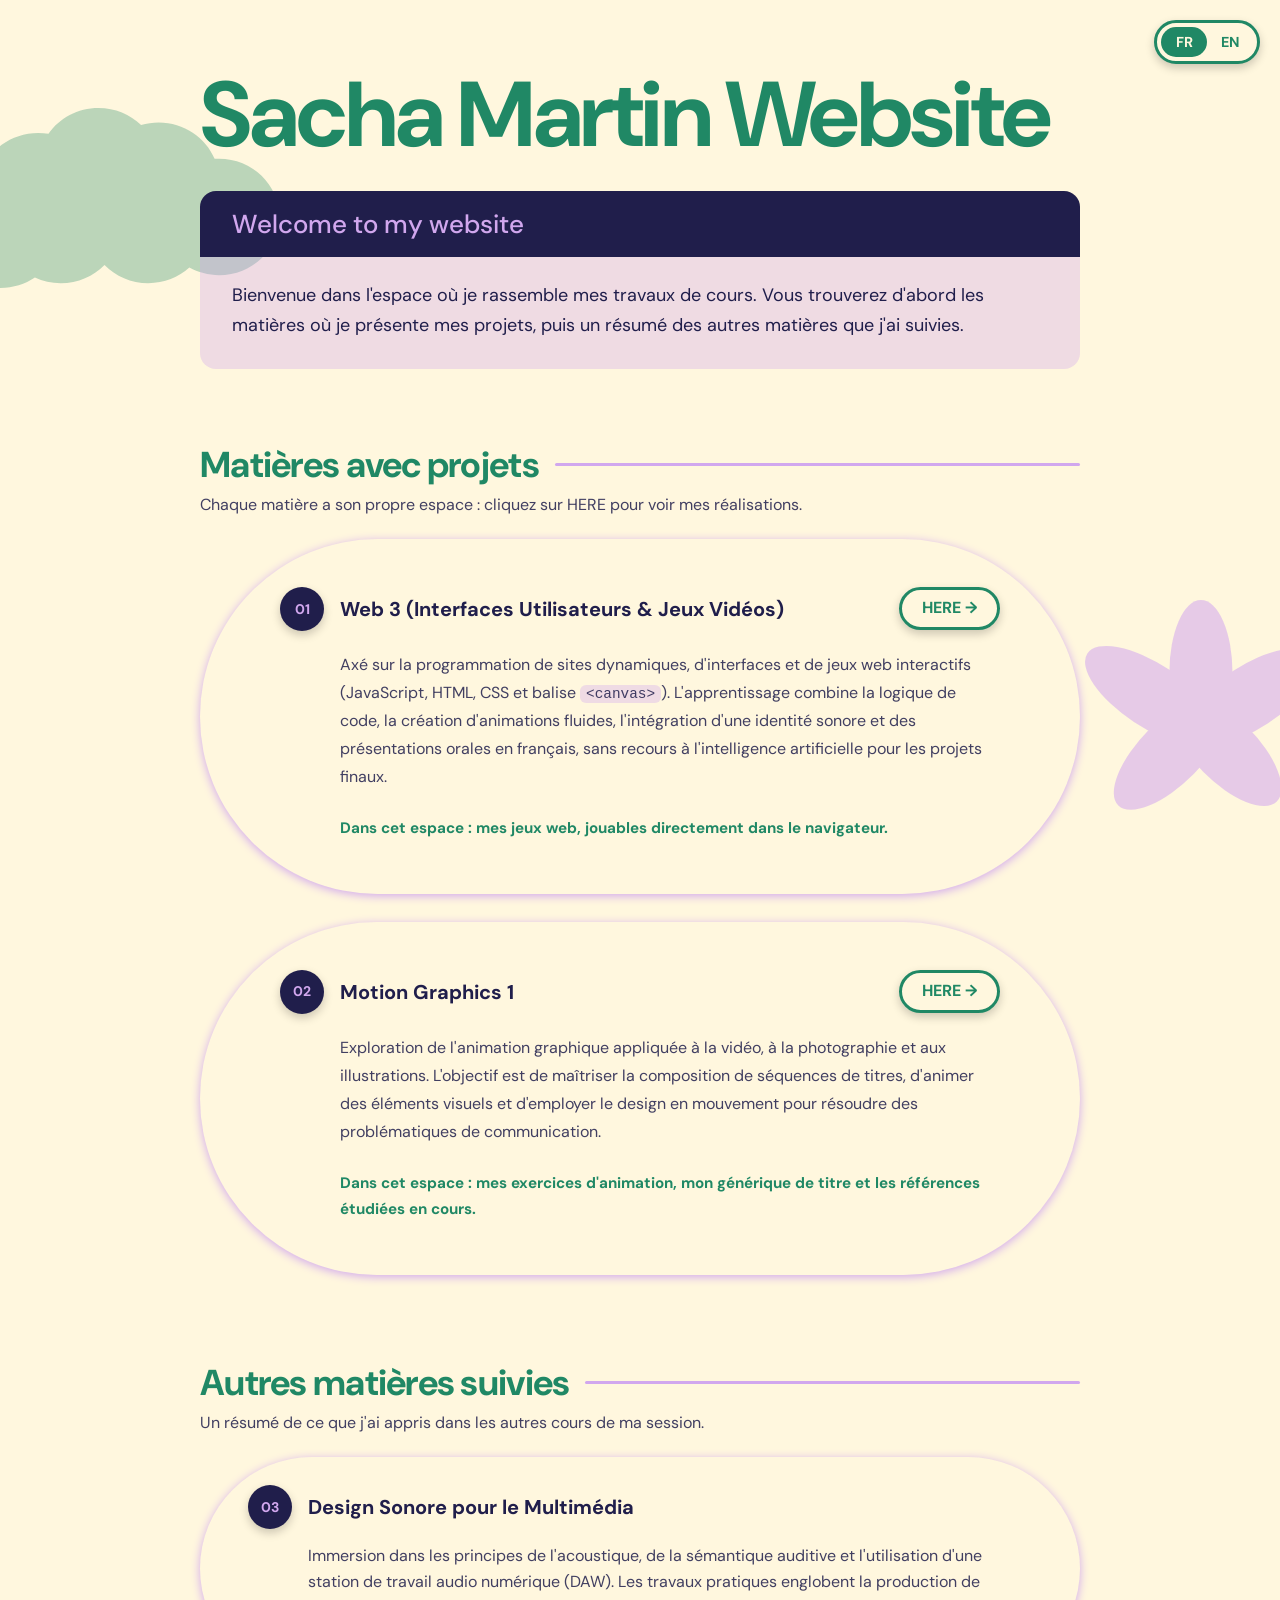
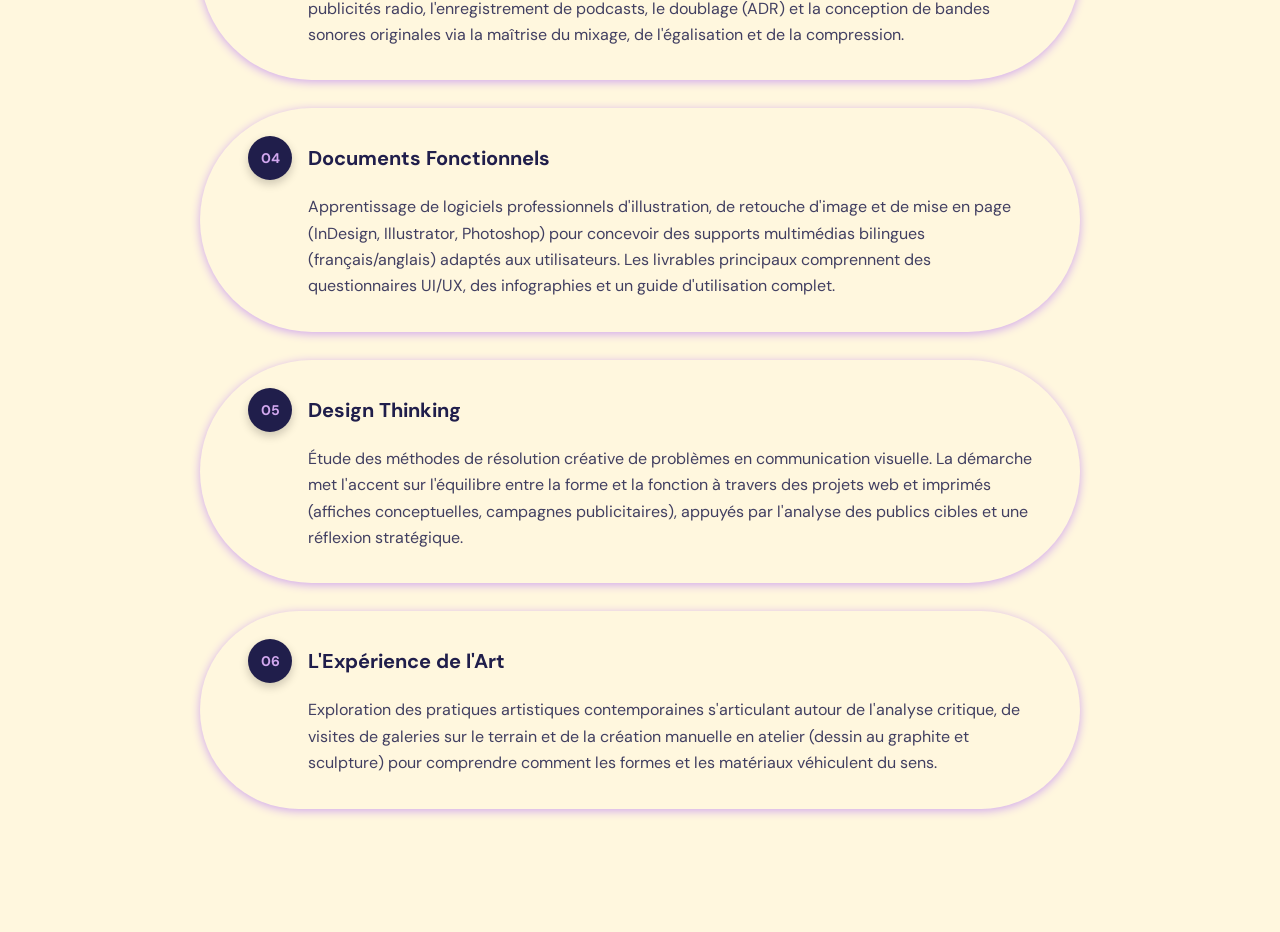
<file: public_html/index.html>
<!DOCTYPE html>
<html lang="fr">

<head>
    <meta charset="UTF-8">
    <meta name="viewport" content="width=device-width, initial-scale=1.0">
    <title>Sacha Martin</title>
    <link rel="stylesheet" href="style.css?v=22">
</head>

<body>
    <h1>Sacha Martin Website</h1>
    <h2>Welcome to my website</h2>
    <p class="intro" lang="fr">Bienvenue dans l'espace où je rassemble mes travaux de cours. Vous trouverez d'abord les matières où je présente mes projets, puis un résumé des autres matières que j'ai suivies.</p>
    <p class="intro" lang="en">Welcome to the space where I gather my coursework. First you'll find the courses where I present my projects, then a summary of the other courses I took.</p>

    <h3 class="section"><span lang="fr">Matières avec projets</span><span lang="en">Courses with projects</span></h3>
    <p class="section-note" lang="fr">Chaque matière a son propre espace : cliquez sur HERE pour voir mes réalisations.</p>
    <p class="section-note" lang="en">Each course has its own space: click HERE to see my work.</p>

    <div class="project">
        <p><span lang="fr">Web 3 (Interfaces Utilisateurs &amp; Jeux Vidéos)</span><span lang="en">Web 3 (User Interfaces &amp; Video Games)</span><a href="web3exercise.html">HERE</a></p>
        <p class="desc" lang="fr">Axé sur la programmation de sites dynamiques, d'interfaces et de jeux web interactifs (JavaScript, HTML, CSS et balise <code>&lt;canvas&gt;</code>). L'apprentissage combine la logique de code, la création d'animations fluides, l'intégration d'une identité sonore et des présentations orales en français, sans recours à l'intelligence artificielle pour les projets finaux.</p>
        <p class="desc" lang="en">Focused on programming dynamic websites, interfaces and interactive web games (JavaScript, HTML, CSS and the <code>&lt;canvas&gt;</code> element). The learning combines code logic, creating smooth animations, integrating a sound identity and oral presentations in French, with no use of artificial intelligence for the final projects.</p>
        <p class="desc space" lang="fr">Dans cet espace : mes jeux web, jouables directement dans le navigateur.</p>
        <p class="desc space" lang="en">In this space: my web games, playable right in the browser.</p>
    </div>

    <div class="project">
        <p>Motion Graphics 1<a href="mg.html">HERE</a></p>
        <p class="desc" lang="fr">Exploration de l'animation graphique appliquée à la vidéo, à la photographie et aux illustrations. L'objectif est de maîtriser la composition de séquences de titres, d'animer des éléments visuels et d'employer le design en mouvement pour résoudre des problématiques de communication.</p>
        <p class="desc" lang="en">Exploring graphic animation applied to video, photography and illustration. The goal is to master the composition of title sequences, animate visual elements and use motion design to solve communication problems.</p>
        <p class="desc space" lang="fr">Dans cet espace : mes exercices d'animation, mon générique de titre et les références étudiées en cours.</p>
        <p class="desc space" lang="en">In this space: my animation exercises, my title sequence and the references studied in class.</p>
    </div>

    <h3 class="section"><span lang="fr">Autres matières suivies</span><span lang="en">Other courses taken</span></h3>
    <p class="section-note" lang="fr">Un résumé de ce que j'ai appris dans les autres cours de ma session.</p>
    <p class="section-note" lang="en">A summary of what I learned in the other courses of my semester.</p>

    <div class="info">
        <p><span lang="fr">Design Sonore pour le Multimédia</span><span lang="en">Sound Design for Multimedia</span></p>
        <p class="desc" lang="fr">Immersion dans les principes de l'acoustique, de la sémantique auditive et l'utilisation d'une station de travail audio numérique (DAW). Les travaux pratiques englobent la production de publicités radio, l'enregistrement de podcasts, le doublage (ADR) et la conception de bandes sonores originales via la maîtrise du mixage, de l'égalisation et de la compression.</p>
        <p class="desc" lang="en">An immersion in the principles of acoustics, auditory semantics and the use of a digital audio workstation (DAW). The hands-on work includes producing radio ads, recording podcasts, dubbing (ADR) and designing original soundtracks through mastering mixing, equalization and compression.</p>
    </div>

    <div class="info">
        <p><span lang="fr">Documents Fonctionnels</span><span lang="en">Functional Documents</span></p>
        <p class="desc" lang="fr">Apprentissage de logiciels professionnels d'illustration, de retouche d'image et de mise en page (InDesign, Illustrator, Photoshop) pour concevoir des supports multimédias bilingues (français/anglais) adaptés aux utilisateurs. Les livrables principaux comprennent des questionnaires UI/UX, des infographies et un guide d'utilisation complet.</p>
        <p class="desc" lang="en">Learning professional illustration, photo editing and layout software (InDesign, Illustrator, Photoshop) to design bilingual (French/English) multimedia materials tailored to users. The main deliverables include UI/UX questionnaires, infographics and a complete user guide.</p>
    </div>

    <div class="info">
        <p>Design Thinking</p>
        <p class="desc" lang="fr">Étude des méthodes de résolution créative de problèmes en communication visuelle. La démarche met l'accent sur l'équilibre entre la forme et la fonction à travers des projets web et imprimés (affiches conceptuelles, campagnes publicitaires), appuyés par l'analyse des publics cibles et une réflexion stratégique.</p>
        <p class="desc" lang="en">A study of creative problem-solving methods in visual communication. The approach emphasizes the balance between form and function through web and print projects (concept posters, advertising campaigns), backed by target audience analysis and strategic thinking.</p>
    </div>

    <div class="info">
        <p><span lang="fr">L'Expérience de l'Art</span><span lang="en">The Art Experience</span></p>
        <p class="desc" lang="fr">Exploration des pratiques artistiques contemporaines s'articulant autour de l'analyse critique, de visites de galeries sur le terrain et de la création manuelle en atelier (dessin au graphite et sculpture) pour comprendre comment les formes et les matériaux véhiculent du sens.</p>
        <p class="desc" lang="en">An exploration of contemporary art practices built around critical analysis, gallery field trips and hands-on studio work (graphite drawing and sculpture) to understand how forms and materials convey meaning.</p>
    </div>

    <script src="lang.js"></script>
    <script src="reveal.js" defer></script>
</body>

</html>
</file>
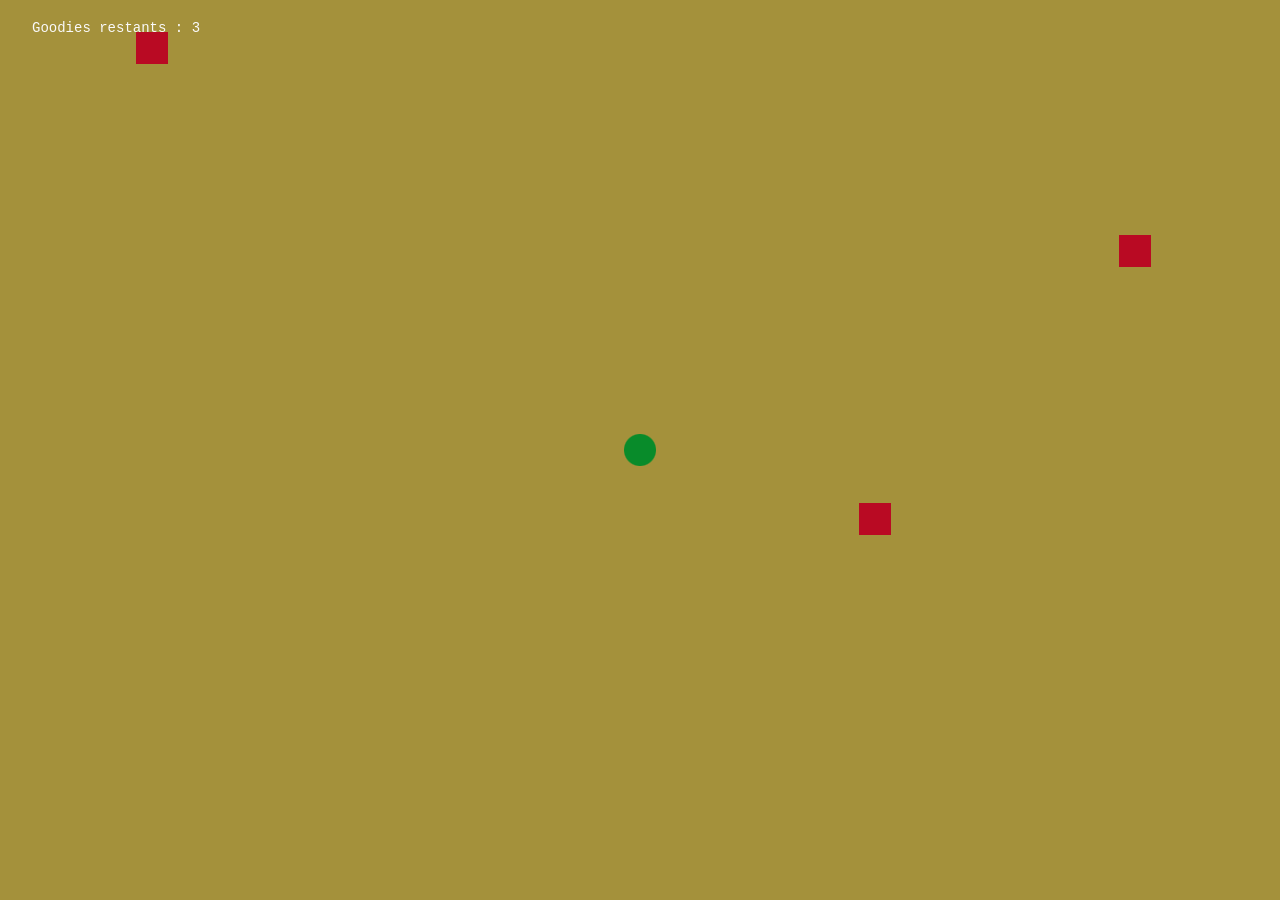
<file: public_html/web/game2/index.html>
<!DOCTYPE html>
<html lang="en">
	<head>
		<meta charset="utf-8">
		<meta name="viewport" content="width=device-width, initial-scale=1">
		<title>Petit Jeu Canvas</title>
		<link rel="stylesheet" href="css/style.css">
	</head>
	<body>
		<nav><!--Les flèches touch pour mobile-->
			<p id="uArrow" class="arrow"></p>
			<p id="dArrow" class="arrow"></p>
			<p id="lArrow" class="arrow"></p>
			<p id="rArrow" class="arrow"></p>
		</nav>
		<section id="gameBox">
		<script src="js/game.js"></script>
		</section>
	</body>
</html>
</file>
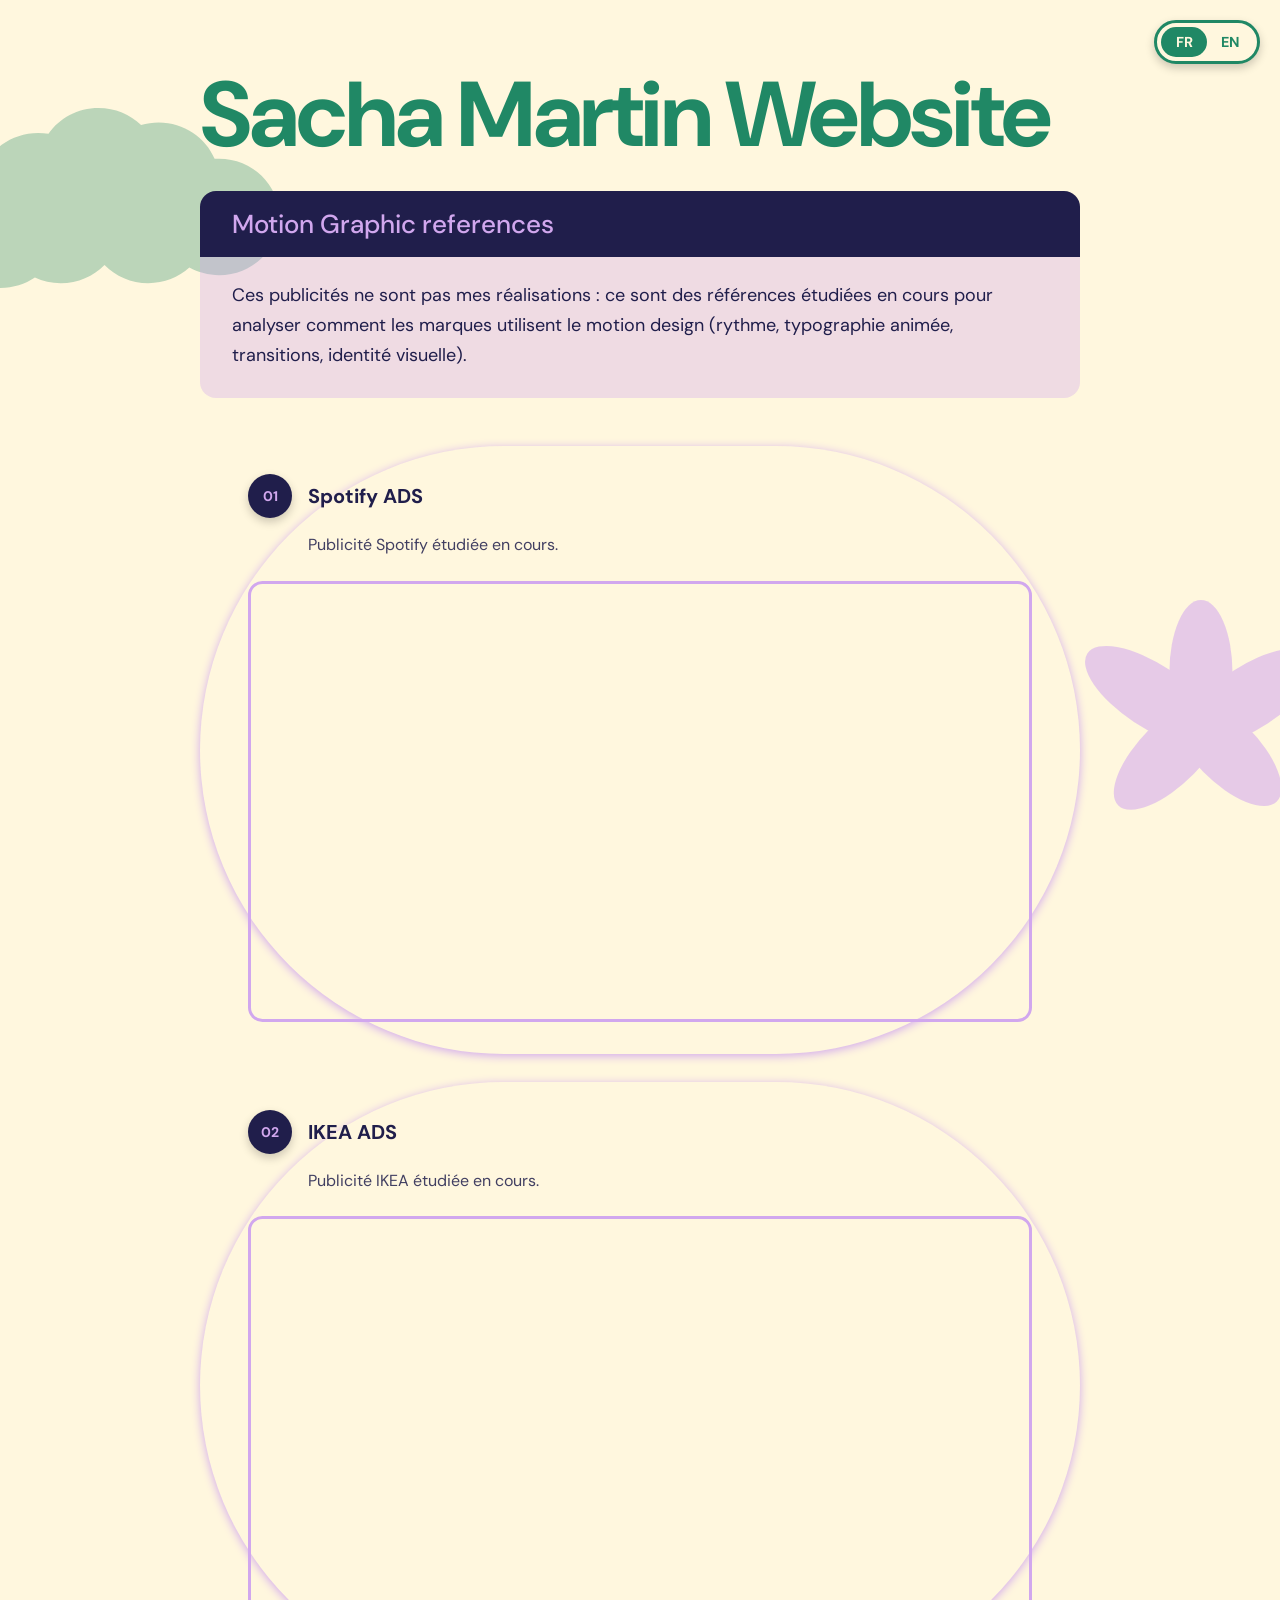
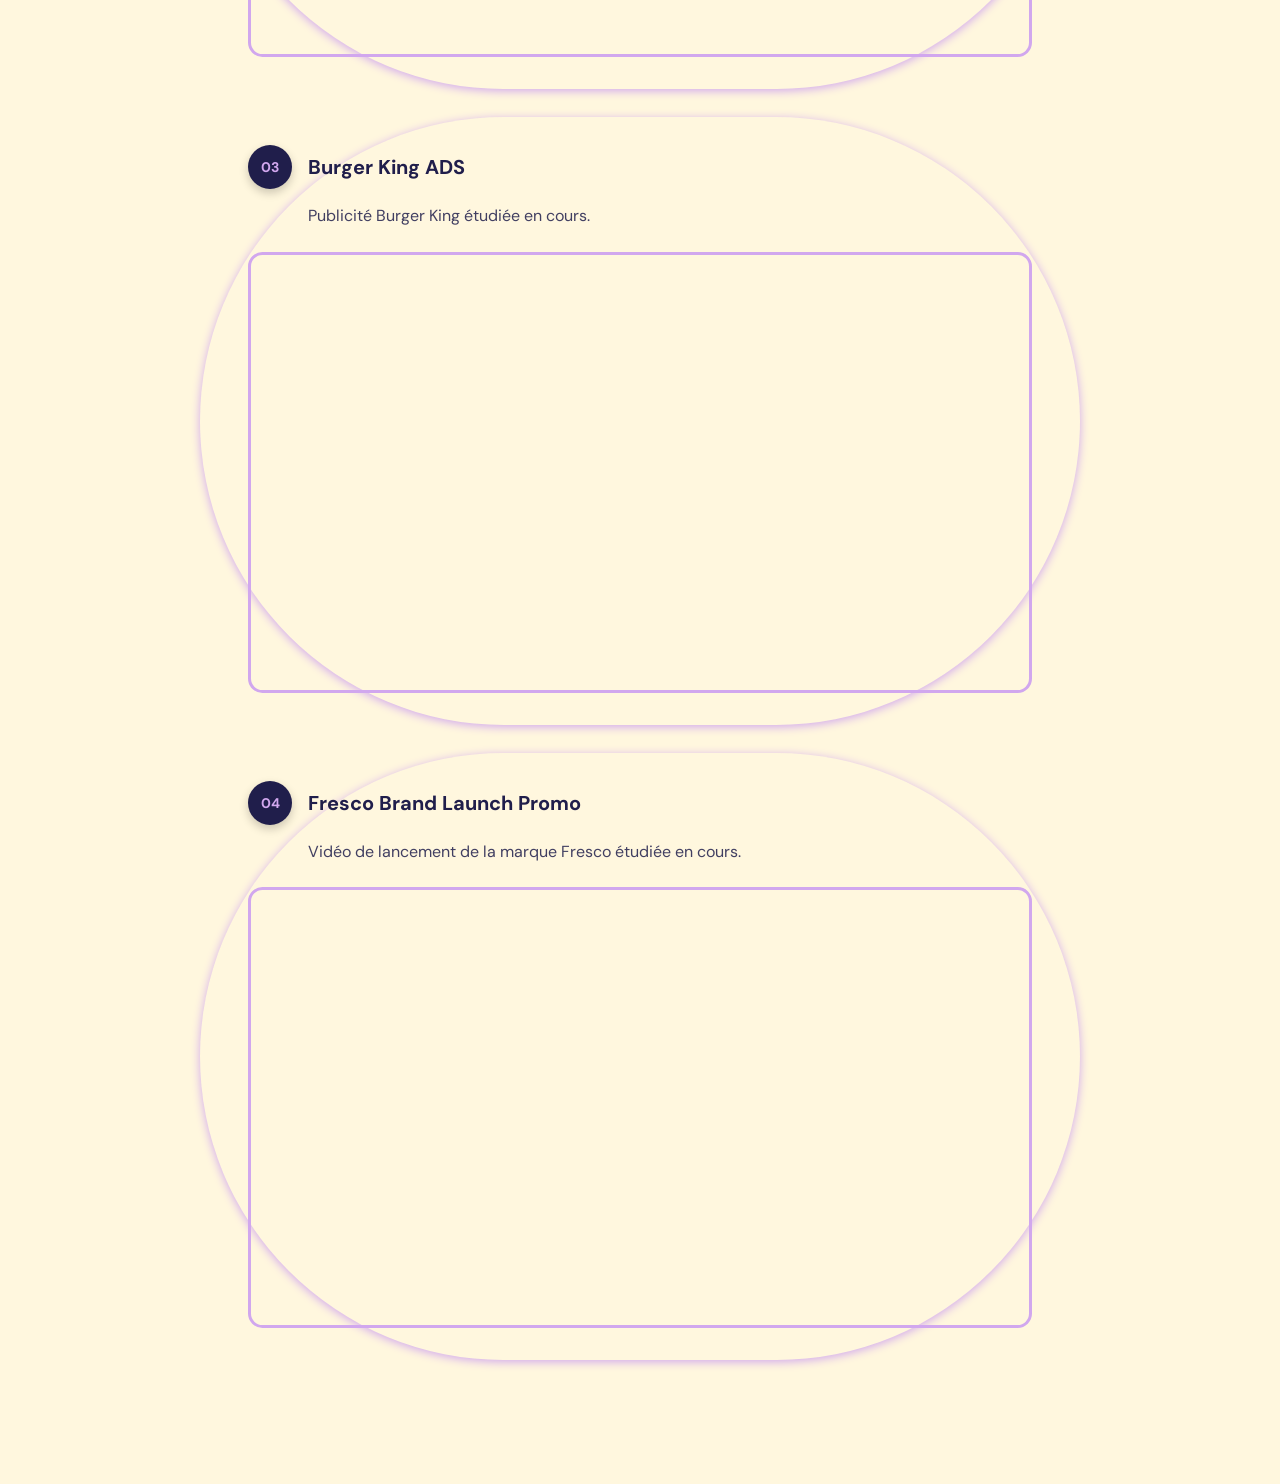
<file: public_html/exemple.html>
<!DOCTYPE html>
<html lang="fr">

<head>
    <meta charset="UTF-8">
    <meta name="viewport" content="width=device-width, initial-scale=1.0">
    <title>Sacha Martin</title>
    <link rel="stylesheet" href="style.css?v=22">
</head>

<body>
    <h1>Sacha Martin Website</h1>
    <h2>Motion Graphic references</h2>
    <p class="intro" lang="fr">Ces publicités ne sont pas mes réalisations : ce sont des références étudiées en cours pour analyser comment les marques utilisent le motion design (rythme, typographie animée, transitions, identité visuelle).</p>
    <p class="intro" lang="en">These commercials are not my work: they are references studied in class to analyze how brands use motion design (rhythm, animated typography, transitions, visual identity).</p>
    <div>
        <p>Spotify ADS</p>
        <p class="desc" lang="fr">Publicité Spotify étudiée en cours.</p>
        <p class="desc" lang="en">Spotify commercial studied in class.</p>
        <iframe width="560" height="315" src="https://www.youtube.com/embed/eH8t7ZQQaNg?si=XjCRB2Gqf2yVbACp" title="YouTube video player" frameborder="0" allow="accelerometer; autoplay; clipboard-write; encrypted-media; gyroscope; picture-in-picture; web-share" referrerpolicy="strict-origin-when-cross-origin" allowfullscreen></iframe>
    </div>
    <div>
        <p>IKEA ADS</p>
        <p class="desc" lang="fr">Publicité IKEA étudiée en cours.</p>
        <p class="desc" lang="en">IKEA commercial studied in class.</p>
        <iframe width="560" height="315" src="https://www.youtube.com/embed/XU3jwFbg79w?si=1VLx7755dz8UaQJO" title="YouTube video player" frameborder="0" allow="accelerometer; autoplay; clipboard-write; encrypted-media; gyroscope; picture-in-picture; web-share" referrerpolicy="strict-origin-when-cross-origin" allowfullscreen></iframe>
    </div>
    <div>
        <p>Burger King ADS</p>
        <p class="desc" lang="fr">Publicité Burger King étudiée en cours.</p>
        <p class="desc" lang="en">Burger King commercial studied in class.</p>
        <iframe width="560" height="315" src="https://www.youtube.com/embed/xwH4oVnuIAs?si=WyckQm4aIecu4Sj-" title="YouTube video player" frameborder="0" allow="accelerometer; autoplay; clipboard-write; encrypted-media; gyroscope; picture-in-picture; web-share" referrerpolicy="strict-origin-when-cross-origin" allowfullscreen></iframe>
    </div>
    <div>
        <p>Fresco Brand Launch Promo</p>
        <p class="desc" lang="fr">Vidéo de lancement de la marque Fresco étudiée en cours.</p>
        <p class="desc" lang="en">Fresco brand launch video studied in class.</p>
        <iframe width="560" height="315" src="https://www.youtube.com/embed/EfCkoqafS8k?si=KBY4c9YVahCf0G_h" title="YouTube video player" frameborder="0" allow="accelerometer; autoplay; clipboard-write; encrypted-media; gyroscope; picture-in-picture; web-share" referrerpolicy="strict-origin-when-cross-origin" allowfullscreen></iframe>
    </div>

    <script src="lang.js"></script>
    <script src="reveal.js" defer></script>
</body>

</html>
</file>
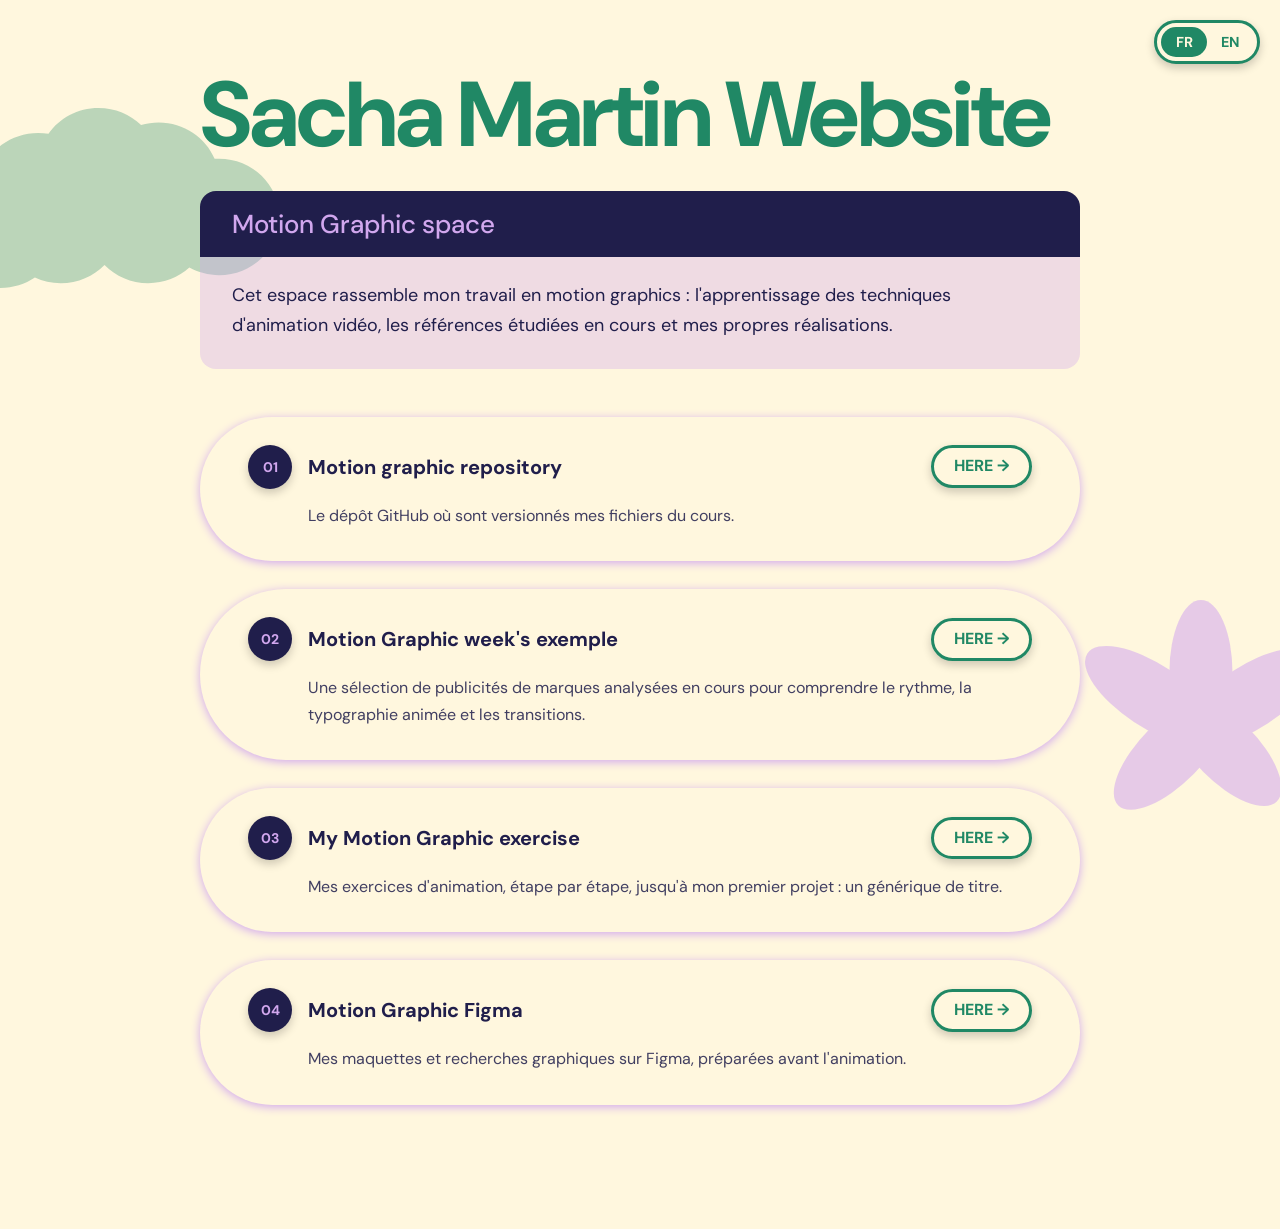
<file: public_html/mg.html>
<!DOCTYPE html>
<html lang="fr">

<head>
    <meta charset="UTF-8">
    <meta name="viewport" content="width=device-width, initial-scale=1.0">
    <title>Sacha Martin</title>
    <link rel="stylesheet" href="style.css?v=22">
</head>

<body>
    <h1>Sacha Martin Website</h1>
    <h2>Motion Graphic space</h2>
    <p class="intro" lang="fr">Cet espace rassemble mon travail en motion graphics : l'apprentissage des techniques d'animation vidéo, les références étudiées en cours et mes propres réalisations.</p>
    <p class="intro" lang="en">This space brings together my motion graphics work: learning video animation techniques, the references studied in class and my own creations.</p>
    
    <div>
        <p>Motion graphic repository <a
                href="https://github.com/SachaMartin-Vanier/motion-graphics2026.git">HERE</a>
        </p>
        <p class="desc" lang="fr">Le dépôt GitHub où sont versionnés mes fichiers du cours.</p>
        <p class="desc" lang="en">The GitHub repository where my course files are versioned.</p>
    </div>
    <div>
        <p>Motion Graphic week's exemple <a href="exemple.html">HERE</a></p>
        <p class="desc" lang="fr">Une sélection de publicités de marques analysées en cours pour comprendre le rythme, la typographie animée et les transitions.</p>
        <p class="desc" lang="en">A selection of brand commercials analyzed in class to understand rhythm, animated typography and transitions.</p>
    </div>
    <div>
        <p>My Motion Graphic exercise <a href="mgexercise.html">HERE</a></p>
        <p class="desc" lang="fr">Mes exercices d'animation, étape par étape, jusqu'à mon premier projet : un générique de titre.</p>
        <p class="desc" lang="en">My animation exercises, step by step, up to my first project: a title sequence.</p>
    </div>
    <div>
        <p>Motion Graphic Figma <a
                href="https://www.figma.com/design/mc9mz42UVUGBpaaty7A19y/Motion-Figma?node-id=0-1&t=ABhhaUDWk4GRNyyD-1">HERE</a>
        </p>
        <p class="desc" lang="fr">Mes maquettes et recherches graphiques sur Figma, préparées avant l'animation.</p>
        <p class="desc" lang="en">My mockups and graphic research on Figma, prepared before animating.</p>
    </div>

    <script src="lang.js"></script>
    <script src="reveal.js" defer></script>
</body>

</html>
</file>
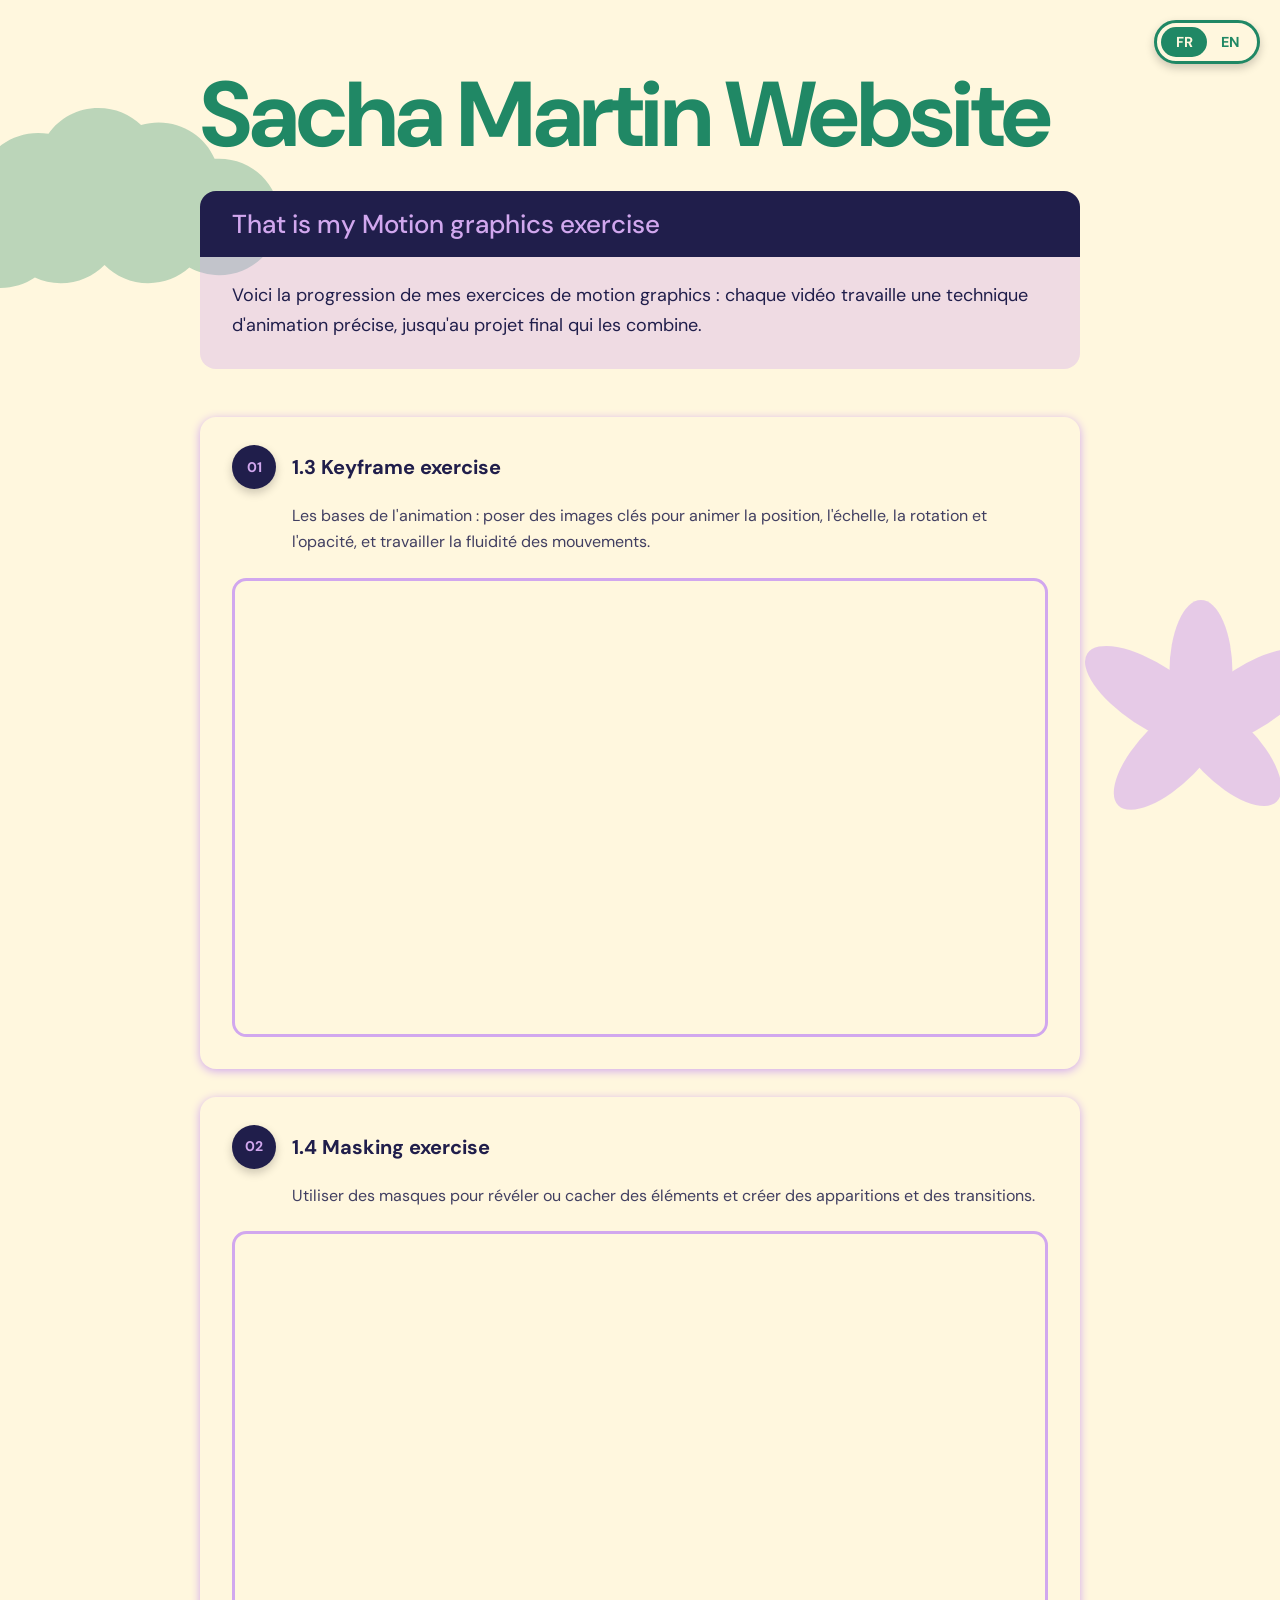
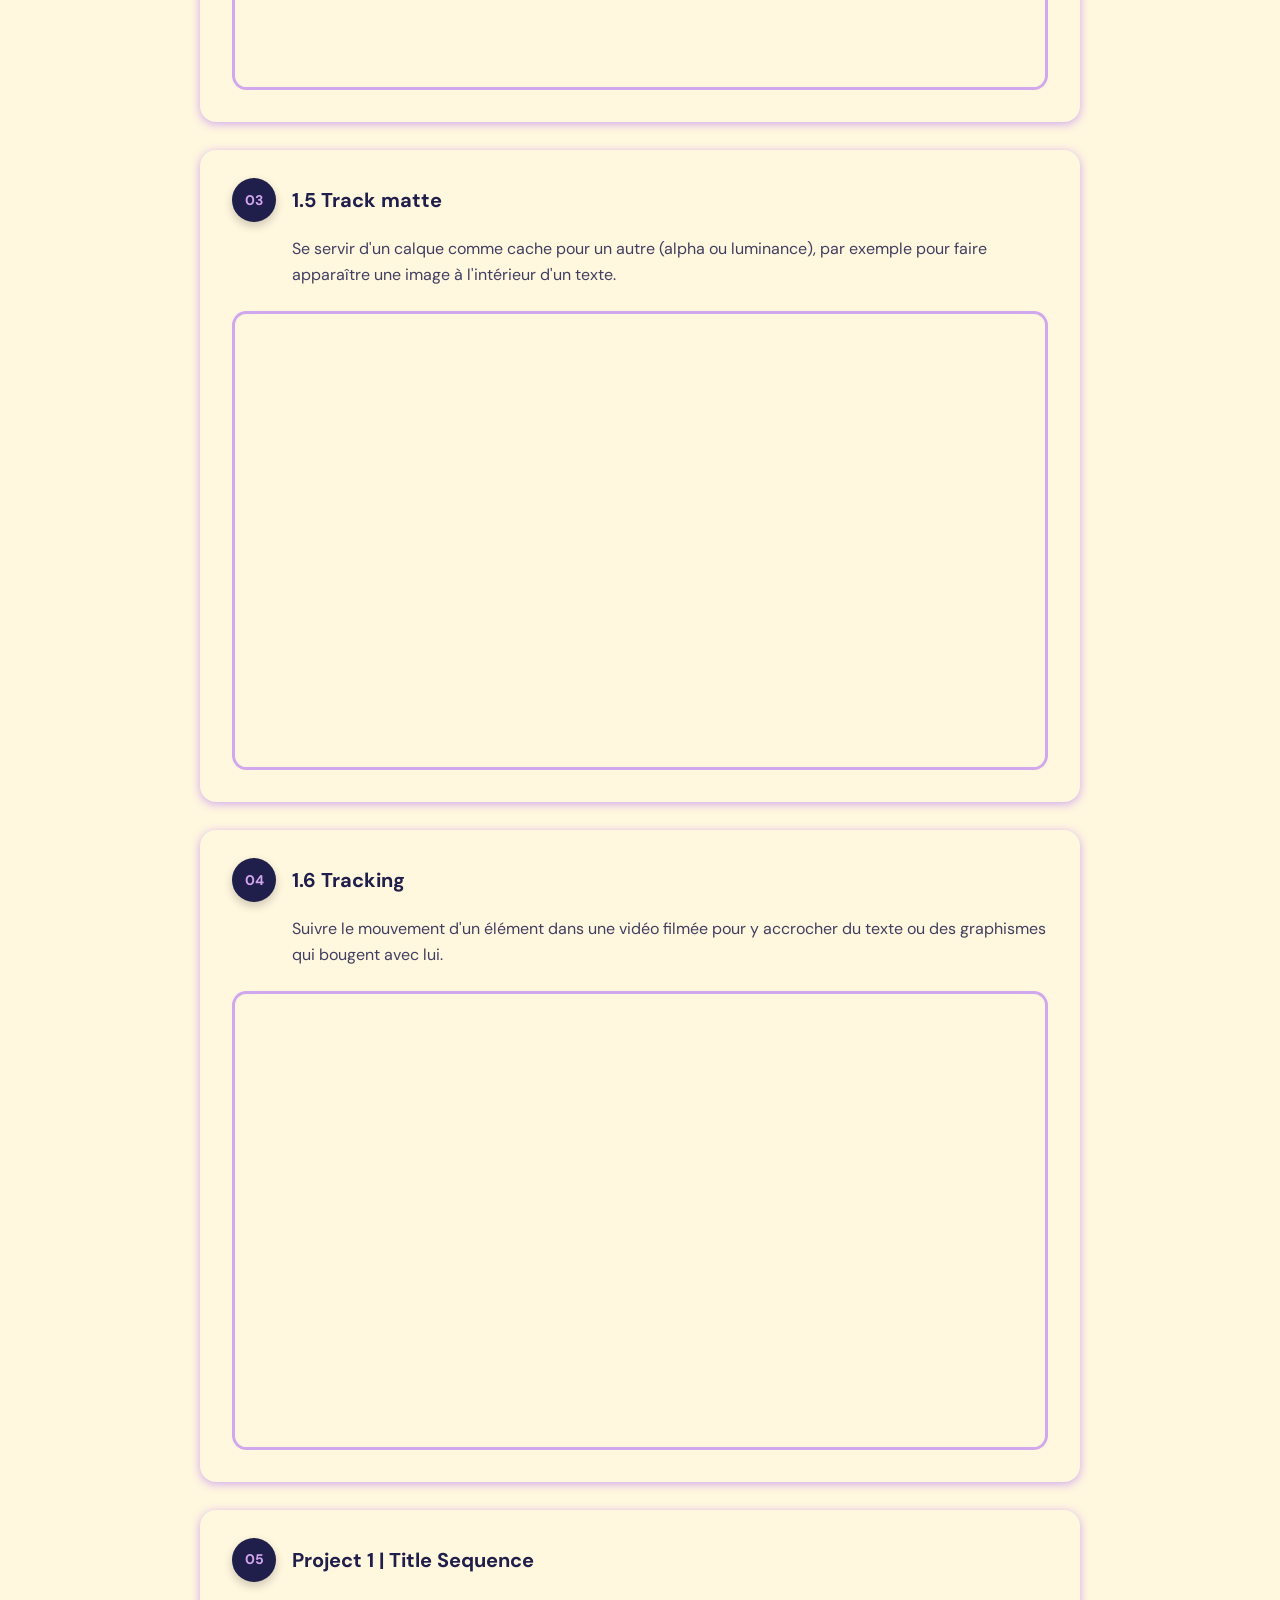
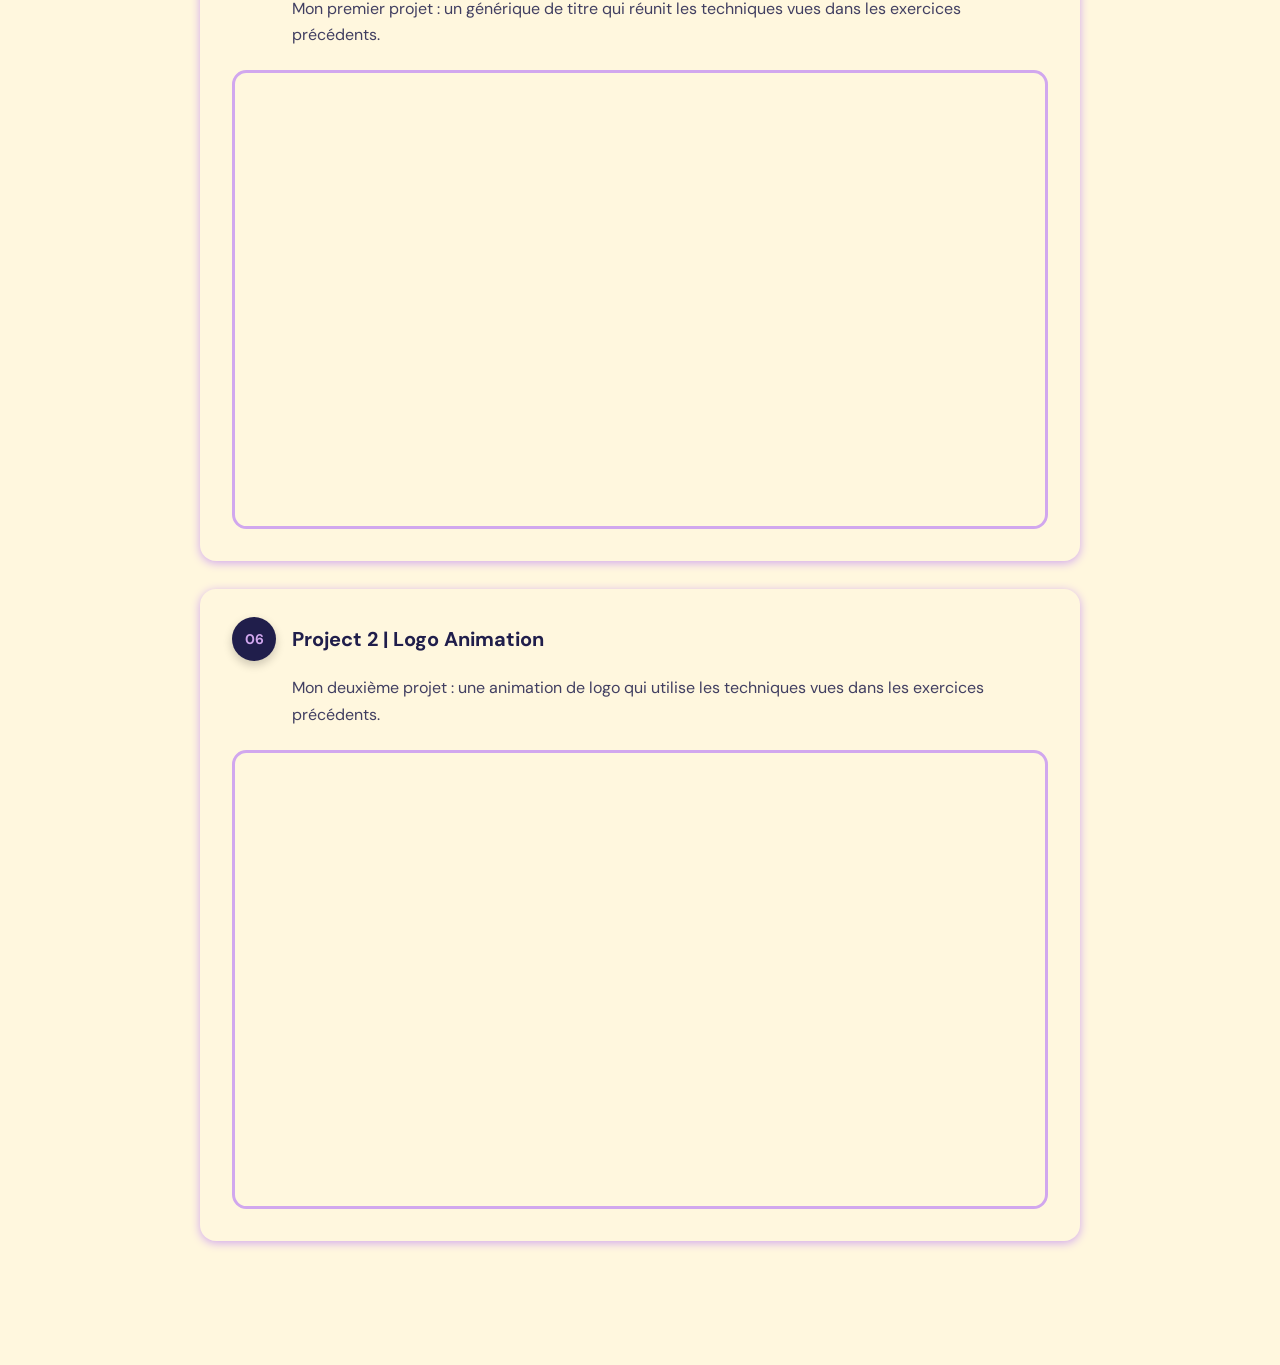
<file: public_html/mgexercise.html>
<!DOCTYPE html>
<html lang="fr">

<head>
    <meta charset="UTF-8">
    <meta name="viewport" content="width=device-width, initial-scale=1.0">
    <title>Sacha Martin</title>
    <link rel="stylesheet" href="style.css?v=22">
</head>

<body class="web-space">
    <h1>Sacha Martin Website</h1>
    <h2>That is my Motion graphics exercise</h2>
    <p class="intro" lang="fr">Voici la progression de mes exercices de motion graphics : chaque vidéo travaille une technique d'animation précise, jusqu'au projet final qui les combine.</p>
    <p class="intro" lang="en">Here is the progression of my motion graphics exercises: each video focuses on a specific animation technique, leading up to the final project that combines them.</p>
    <div>
        <p>1.3 Keyframe exercise</p>
        <p class="desc" lang="fr">Les bases de l'animation : poser des images clés pour animer la position, l'échelle, la rotation et l'opacité, et travailler la fluidité des mouvements.</p>
        <p class="desc" lang="en">The basics of animation: setting keyframes to animate position, scale, rotation and opacity, and working on smooth motion.</p>
        <iframe width="560" height="315" src="https://www.youtube.com/embed/qpDqa-CDNGY?si=HQdP15ha4HJ2WVT0" title="YouTube video player" frameborder="0" allow="accelerometer; autoplay; clipboard-write; encrypted-media; gyroscope; picture-in-picture; web-share" referrerpolicy="strict-origin-when-cross-origin" allowfullscreen></iframe>
    </div>
    <div>
        <p>1.4 Masking exercise</p>
        <p class="desc" lang="fr">Utiliser des masques pour révéler ou cacher des éléments et créer des apparitions et des transitions.</p>
        <p class="desc" lang="en">Using masks to reveal or hide elements and to create entrances and transitions.</p>
        <iframe width="560" height="315" src="https://www.youtube.com/embed/2Va-YjgYfAI?si=wZx_CGCAJ9gUcX0p" title="YouTube video player" frameborder="0" allow="accelerometer; autoplay; clipboard-write; encrypted-media; gyroscope; picture-in-picture; web-share" referrerpolicy="strict-origin-when-cross-origin" allowfullscreen></iframe>
    </div>
    <div>
        <p>1.5 Track matte</p>
        <p class="desc" lang="fr">Se servir d'un calque comme cache pour un autre (alpha ou luminance), par exemple pour faire apparaître une image à l'intérieur d'un texte.</p>
        <p class="desc" lang="en">Using one layer as a matte for another (alpha or luma), for example to make an image appear inside text.</p>
        <iframe width="560" height="315" src="https://www.youtube.com/embed/wD_Z4_LVeEs?si=P0UTlWRQ-wMyVU7h" title="YouTube video player" frameborder="0" allow="accelerometer; autoplay; clipboard-write; encrypted-media; gyroscope; picture-in-picture; web-share" referrerpolicy="strict-origin-when-cross-origin" allowfullscreen></iframe>
    </div>
    <div>
        <p>1.6 Tracking</p>
        <p class="desc" lang="fr">Suivre le mouvement d'un élément dans une vidéo filmée pour y accrocher du texte ou des graphismes qui bougent avec lui.</p>
        <p class="desc" lang="en">Tracking the motion of an element in live-action footage to attach text or graphics that move with it.</p>
        <iframe width="560" height="315" src="https://www.youtube.com/embed/71350AuRqKg?si=mO_iXjCOaVSnG8rw" title="YouTube video player" frameborder="0" allow="accelerometer; autoplay; clipboard-write; encrypted-media; gyroscope; picture-in-picture; web-share" referrerpolicy="strict-origin-when-cross-origin" allowfullscreen></iframe>
    </div>
    <div>
        <p>Project 1 | Title Sequence</p>
        <p class="desc" lang="fr">Mon premier projet : un générique de titre qui réunit les techniques vues dans les exercices précédents.</p>
        <p class="desc" lang="en">My first project: a title sequence that brings together the techniques from the previous exercises.</p>
        <iframe width="560" height="315" src="https://www.youtube.com/embed/kohDWgKuEl8?si=iTzefuv7MNM9pXFG" title="YouTube video player" frameborder="0" allow="accelerometer; autoplay; clipboard-write; encrypted-media; gyroscope; picture-in-picture; web-share" referrerpolicy="strict-origin-when-cross-origin" allowfullscreen></iframe>
    </div>
    <div>
        <p>Project 2 | Logo Animation</p>
        <p class="desc" lang="fr">Mon deuxième projet : une animation de logo qui utilise les techniques vues dans les exercices précédents.</p>
        <p class="desc" lang="en">My second project: a logo animation that uses the techniques from the previous exercises.</p>
        <iframe width="560" height="315" src="https://www.youtube.com/embed/fxQ2TYClKMw?si=g2fw4bwwYYUEhlke" title="YouTube video player" frameborder="0" allow="accelerometer; autoplay; clipboard-write; encrypted-media; gyroscope; picture-in-picture; web-share" referrerpolicy="strict-origin-when-cross-origin" allowfullscreen></iframe>
    </div>
    <script src="lang.js"></script>
    <script src="reveal.js" defer></script>
</body>

</html>
</file>
<file: public_html/style.css>
@import url('https://fonts.googleapis.com/css2?family=DM+Sans:opsz,wght@9..40,100..1000&display=swap');

/* Charte sacha-martin.fr : les quatre couleurs, et rien d'autre */
:root {
    --color-cream: #fff7de;
    --color-green: #208865;
    --color-lavender: #d1a7ee;
    --color-navy: #201e4b;

    --ease: cubic-bezier(0.2, 0.8, 0.2, 1);
    --shadow-pill: 0 4px 10px rgba(0, 0, 0, 0.2);
    --shadow-halo: 0 2px 10px var(--color-lavender);
    --shadow-lift: 0 18px 40px color-mix(in srgb, var(--color-lavender) 85%, transparent);
}

* {
    box-sizing: border-box;
}

html,
body {
    margin: 0;
}

body {
    display: grid;
    justify-items: center;
    align-content: start;
    min-height: 100vh;
    min-height: 100svh;
    padding: 72px 24px 96px;
    overflow-x: hidden;
    color: var(--color-navy);
    background: var(--color-cream);
    font-family: "DM Sans", sans-serif;
    counter-reset: item;
}

body > * {
    width: min(880px, 100%);
}

/* ---------- Motifs de fond : nuage et étoile (assets/), en aplat via un masque ---------- */

body::before,
body::after {
    content: "";
    position: fixed;
    z-index: -1;
    pointer-events: none;
    mask-repeat: no-repeat;
    mask-size: contain;
    mask-position: center;
    -webkit-mask-repeat: no-repeat;
    -webkit-mask-size: contain;
    -webkit-mask-position: center;
    animation: float 3s ease-in-out infinite;
}

body::before {
    top: 12vh;
    left: -60px;
    width: 340px;
    height: 180px;
    background-color: var(--color-green);
    opacity: .3;
    mask-image: url("assets/nuage.svg");
    -webkit-mask-image: url("assets/nuage.svg");
}

body::after {
    right: -50px;
    bottom: 8vh;
    width: 260px;
    height: 228px;
    background-color: var(--color-lavender);
    opacity: .55;
    mask-image: url("assets/star.svg");
    -webkit-mask-image: url("assets/star.svg");
    animation-delay: 1.5s;
}

h1,
h2,
p {
    margin: 0;
}

/* ---------- En-tête ---------- */

h1 {
    color: var(--color-green);
    font-size: clamp(3rem, 9vw, 5.75rem);
    font-weight: 700;
    line-height: .95;
    letter-spacing: -.03em;
}

/* Bandeau marine façon marquee du site */
h2 {
    margin-top: 32px;
    padding: 16px 32px;
    border-radius: 1rem 1rem 0 0;
    color: var(--color-lavender);
    background: var(--color-navy);
    font-size: clamp(1.2rem, 3vw, 1.625rem);
    font-weight: 500;
}

/* L'intro prolonge le bandeau */
p.intro {
    margin-bottom: 48px;
    padding: 24px 32px 28px;
    border-radius: 0 0 1rem 1rem;
    background: color-mix(in srgb, var(--color-lavender) 35%, transparent);
    font-size: 1.125rem;
    line-height: 1.65;
}

p.intro strong {
    color: var(--color-green);
}

/* ---------- Sections de la page d'accueil ---------- */

h3.section {
    display: flex;
    align-items: center;
    gap: 16px;
    margin: 24px 0 6px;
    color: var(--color-green);
    font-size: clamp(1.5rem, 3.5vw, 2.25rem);
    font-weight: 700;
    letter-spacing: -.02em;
    counter-reset: item; /* la numérotation des cartes repart à 01 dans chaque section */
}

/* Trait lavande qui prolonge le titre */
h3.section::after {
    content: "";
    flex: 1;
    height: 3px;
    border-radius: 9999px;
    background: var(--color-lavender);
}

p.section-note {
    margin-bottom: 24px;
    color: color-mix(in srgb, var(--color-navy) 85%, transparent);
    font-size: 1rem;
}

/* Plus d'air avant la deuxième section */
div + h3.section {
    margin-top: 56px;
}

/* ---------- Cartes de contenu ---------- */

body > div {
    display: grid;
    gap: 14px;
    margin-bottom: 28px;
    padding: 28px 48px 32px;
    border-radius: 9999px;
    background: var(--color-cream);
    box-shadow: var(--shadow-halo);
    counter-increment: item;
    transition: transform 300ms var(--ease), box-shadow 300ms var(--ease);
}

body > div:hover {
    transform: translateY(-0.25rem);
    box-shadow: var(--shadow-lift);
}

/* Cartes de projets de l'accueil : plus d'air autour et entre les textes */
body > div.project {
    gap: 20px;
    padding: 48px 80px 52px;
}

body > div.project p.desc {
    line-height: 1.75;
}

body > div.project p.desc.space {
    margin-top: 4px;
}

/* Cartes d'information (matières sans projet) : non cliquables, survol plus discret */
body > div.info:hover {
    transform: translateY(-0.125rem);
    box-shadow: 0 6px 16px color-mix(in srgb, var(--color-lavender) 60%, transparent);
}

body > div.info.reveal.is-visible:hover {
    transform: translateY(-0.125rem);
}

/* Espace web : cartes hautes (aperçus de jeux), coins arrondis classiques */
body.web-space > div {
    padding: 28px 32px 32px;
    border-radius: 1rem;
}

/* Ligne titre + bouton */
body > div > p:first-child {
    display: flex;
    align-items: center;
    gap: 16px;
    font-size: 1.25rem;
    font-weight: 700;
    line-height: 1.3;
}

/* Numéro de la carte */
body > div > p:first-child::before {
    content: counter(item, decimal-leading-zero);
    flex: 0 0 auto;
    display: grid;
    place-items: center;
    width: 44px;
    height: 44px;
    border-radius: 9999px;
    color: var(--color-lavender);
    background: var(--color-navy);
    box-shadow: var(--shadow-pill);
    font-size: .875rem;
    font-weight: 700;
}

/* Mention d'état d'un projet (ex. « En cours ») */
.status {
    display: inline-flex;
    align-items: center;
    gap: 8px;
    padding: 4px 14px;
    border-radius: 9999px;
    color: var(--color-navy);
    background: var(--color-lavender);
    font-size: .8rem;
    font-weight: 700;
    letter-spacing: .04em;
    text-transform: uppercase;
}

/* Point vert qui pulse : le projet avance */
.status::before {
    content: "";
    width: 8px;
    height: 8px;
    border-radius: 9999px;
    background: var(--color-green);
    animation: pulse 1.6s ease-in-out infinite;
}

@keyframes pulse {
    50% { opacity: .3; transform: scale(.7); }
}

/* Bouton : un aplat se déroule du bas vers le haut et le texte s'inverse */
p a {
    position: relative;
    isolation: isolate;
    flex: 0 0 auto;
    margin-left: auto;
    overflow: hidden;
    padding: 8px 20px;
    border: 3px solid var(--color-green);
    border-radius: 9999px;
    color: var(--color-green);
    box-shadow: var(--shadow-pill);
    font-size: 1rem;
    font-weight: 700;
    text-decoration: none;
    transition: color 300ms var(--ease), transform 300ms var(--ease);
}

p a::after {
    content: " →";
}

p a::before {
    content: "";
    position: absolute;
    inset: auto 0 0;
    z-index: -1;
    height: 0;
    background: var(--color-green);
    transition: height 300ms var(--ease);
}

p a:hover,
p a:focus-visible {
    color: var(--color-cream);
    transform: translateY(-0.25rem);
}

p a:hover::before,
p a:focus-visible::before {
    height: 100%;
}

/* Description */
p.desc {
    padding-left: 60px;
    color: color-mix(in srgb, var(--color-navy) 85%, transparent);
    font-size: 1rem;
    line-height: 1.65;
}

/* « Dans cet espace : … » sous une matière qui a sa page */
p.desc.space {
    color: var(--color-green);
    font-size: .95rem;
    font-weight: 700;
}

p.desc strong {
    color: var(--color-green);
}

p.desc code {
    padding: 1px 6px;
    border-radius: 6px;
    background: color-mix(in srgb, var(--color-lavender) 35%, transparent);
    font-size: .9em;
}

/* « Voir plus » : suite de la description, repliée par défaut */
details.more {
    padding-left: 60px;
    color: color-mix(in srgb, var(--color-navy) 85%, transparent);
    line-height: 1.65;
}

details.more summary {
    display: inline-block;
    padding: 6px 18px;
    border: 3px solid var(--color-lavender);
    border-radius: 9999px;
    color: var(--color-navy);
    font-size: .9rem;
    font-weight: 700;
    list-style: none;
    cursor: pointer;
    transition: background-color 300ms var(--ease), transform 300ms var(--ease);
}

details.more summary::-webkit-details-marker {
    display: none;
}

details.more summary::after {
    content: " ↓";
    display: inline-block;
    transition: transform 300ms var(--ease);
}

details.more[open] summary::after {
    transform: rotate(180deg);
}

details.more summary:hover,
details.more summary:focus-visible {
    background: var(--color-lavender);
    transform: translateY(-0.25rem);
}

details.more .more-close,
details.more[open] .more-open {
    display: none;
}

details.more[open] .more-close {
    display: inline;
}

details.more > p {
    margin-top: 14px;
}

details.more ul {
    display: grid;
    gap: 10px;
    margin: 10px 0 0;
    padding-left: 1.2em;
}

details.more li::marker {
    color: var(--color-green);
}

details.more strong {
    color: var(--color-green);
}

details.more[open] > :not(summary) {
    animation: reveal-text 500ms var(--ease);
}

@keyframes reveal-text {
    from { opacity: 0; transform: translateY(.5rem); }
}

/* ---------- Vidéos YouTube et aperçus de projets ---------- */

body > div > iframe,
.preview {
    display: block;
    width: 100%;
    height: auto;
    margin-top: 8px;
    border: 3px solid var(--color-lavender);
    border-radius: .9rem;
}

body > div > iframe {
    aspect-ratio: 16 / 9;
}

.preview {
    position: relative;
    aspect-ratio: 16 / 10;
    overflow: hidden;
    background: var(--color-cream);
    transition: border-color 300ms var(--ease);
}

.preview iframe {
    width: 200%;
    height: 200%;
    border: 0;
    transform: scale(.5);
    transform-origin: top left;
    pointer-events: none;
}

/* Pastille « Jouer » sur les aperçus */
.preview::after {
    content: "▶ Jouer";
    position: absolute;
    right: 16px;
    bottom: 16px;
    padding: 8px 18px;
    border-radius: 9999px;
    color: var(--color-cream);
    background: var(--color-green);
    box-shadow: var(--shadow-pill);
    font-weight: 700;
    opacity: 0;
    transform: translateY(8px);
    transition: opacity 300ms var(--ease), transform 300ms var(--ease);
}

.preview:hover,
.preview:focus-visible {
    border-color: var(--color-green);
}

.preview:hover::after,
.preview:focus-visible::after {
    opacity: 1;
    transform: none;
}

/* ---------- Bilingue : seuls les textes de la langue de la page s'affichent ---------- */

html[lang="fr"] body [lang="en"],
html[lang="en"] body [lang="fr"] {
    display: none;
}

html[lang="en"] .preview::after {
    content: "▶ Play";
}

/* Switch FR | EN (posé par lang.js) : une pastille glisse sous la langue active */
body > .lang-toggle {
    position: fixed;
    top: 20px;
    right: 20px;
    z-index: 10;
    display: grid;
    grid-template-columns: 1fr 1fr;
    width: auto;
    padding: 4px;
    border: 3px solid var(--color-green);
    border-radius: 9999px;
    background: var(--color-cream);
    box-shadow: var(--shadow-pill);
    font: 700 .9rem "DM Sans", sans-serif;
    cursor: pointer;
    transition: transform 300ms var(--ease);
}

body > .lang-toggle:hover,
body > .lang-toggle:focus-visible {
    transform: translateY(-0.25rem);
}

.lang-option {
    position: relative;
    z-index: 1;
    padding: 6px 14px;
    color: var(--color-green);
    transition: color 300ms var(--ease);
}

.lang-thumb {
    position: absolute;
    top: 4px;
    bottom: 4px;
    left: 4px;
    width: calc(50% - 4px);
    border-radius: 9999px;
    background: var(--color-green);
    transition: transform 300ms var(--ease);
}

/* Langue active en crème sur la pastille verte */
.lang-toggle[aria-checked="false"] .lang-option:nth-child(2),
.lang-toggle[aria-checked="true"] .lang-option:nth-child(3) {
    color: var(--color-cream);
}

.lang-toggle[aria-checked="true"] .lang-thumb {
    transform: translateX(100%);
}

/* ---------- Apparition au défilement (classes posées par reveal.js) ---------- */

.reveal {
    opacity: 0;
    transform: translateY(2rem);
    transition: opacity 700ms var(--ease), transform 700ms var(--ease), box-shadow 300ms var(--ease);
}

.reveal.is-visible {
    opacity: 1;
    transform: none;
}

.reveal.is-visible:hover {
    transform: translateY(-0.25rem);
}

.reveal-1 { transition-delay: 100ms; }
.reveal-2 { transition-delay: 220ms; }
.reveal-3 { transition-delay: 340ms; }

@keyframes float {
    0%, 100% { transform: translateY(0); }
    50% { transform: translateY(-8px); }
}

/* ---------- Responsive : seuil structurant à 1024px ---------- */

@media (max-width: 1023px) {
    body { padding: 48px 16px 64px; }
    body > * { width: min(720px, 100%); }
    h1,
    h2 { text-align: center; }
    h2 { padding: 14px 22px; }
    p.intro { padding: 20px 22px 24px; font-size: 1rem; }
    body > div,
    body.web-space > div { padding: 24px 20px; }
    body > div.project { gap: 16px; padding: 36px 28px; }
    body > div > p:first-child {
        flex-direction: column;
        justify-content: center;
        text-align: center;
        font-size: 1.1rem;
    }
    p a { margin-left: 0; }
    p.desc,
    details.more { padding-left: 0; }
    /* en colonne, les motifs passeraient sur le texte */
    body::before,
    body::after { display: none; }
}

/* Écrans courts (portable 1366×768) */
@media (max-height: 740px) {
    body { padding-top: 40px; }
    h1 { font-size: clamp(2.5rem, 11vh, 4.5rem); }
    h2 { margin-top: 20px; }
    p.intro { margin-bottom: 32px; }
}

@media (prefers-reduced-motion: reduce) {
    html { scroll-behavior: auto; }
    *, *::before, *::after {
        animation-duration: 0.01ms !important;
        animation-iteration-count: 1 !important;
        transition-duration: 0.01ms !important;
    }
    .reveal { opacity: 1; transform: none; }
}
</file>
<file: public_html/web/game2/css/style.css>
body { 
margin: 0px; 
overflow: hidden; 
}

.arrow { 
position: absolute; 
background: none; 
width: 3em; 
height: 3em; 
}

#uArrow { 
top:0px; 
width: 100%; 
}

#dArrow { 
bottom:0px; 
width: 100%; 
}

#lArrow { 
left:0px; 
height: 100%; 
}

#rArrow { 
right:0px; 
height: 100%; 
}
</file>
